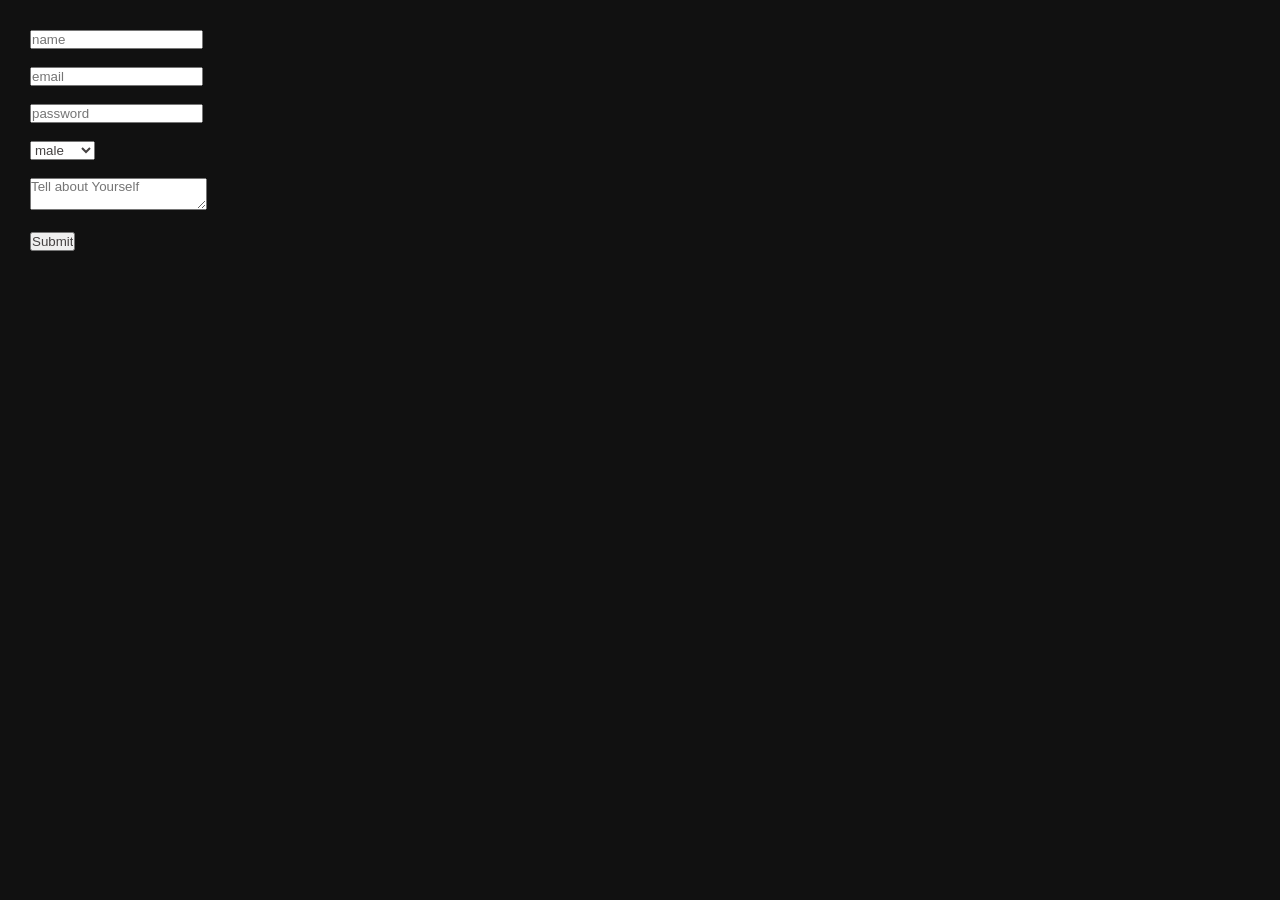
<file: Complete JS/Sheriyans Coding School JS Part 2/index.html>
<!DOCTYPE html>
<html lang="en">
<head>
    <meta charset="UTF-8">
    <meta name="viewport" content="width=device-width, initial-scale=1.0">
    <title>Document</title>
    <link rel="stylesheet" href="style.css">
</head>
<body>
    <form>
        <input class="nam" type="text" placeholder="name">
        <div class="hide">
            <br>
            <p>Name should be more than 2 letters</p>
        </div>
        <br><br>
        <input type="email" placeholder="email">
        <br><br>
        <input type="password" placeholder="password">
        <br><br>
        <select>
            <option value="male">male</option>
            <option value="female">female</option>
            <option value="gay">gay</option>
            <option value="lesbian">lesbian</option>
            <option value="trans">trans</option>
            <option value="other">other</option>
        </select>
        <br><br>
        <textarea placeholder="Tell about Yourself"></textarea>
        <br><br>
        <input type="submit">
    </form>
       <!-- <ul>
        <li>Apple</li>
        <li>Mango</li>
        <li>Banana</li>
        <li>Grapes</li>
        <li>Pineapple</li>
       </ul> -->
    <!-- <div class="main">
        <div class="nav">
            <a href="">Home</a>
            <a href="">Contact</a>
            <button>Click and follow</button>
        </div>
    </div> -->
    <!-- <h1>Lorem ipsum dolor sit amet consectetur, adipisicing elit. Eveniet minima quas
        i ad doloremque molestias rem amet omnis vel. Cupiditate ex non doloremque 
        error necessitatibus. Suscipit?</h1>
    <input type="text">
    <div class="main"></div> -->
    <script src="script.js"></script>
</body>
</html>
</file>
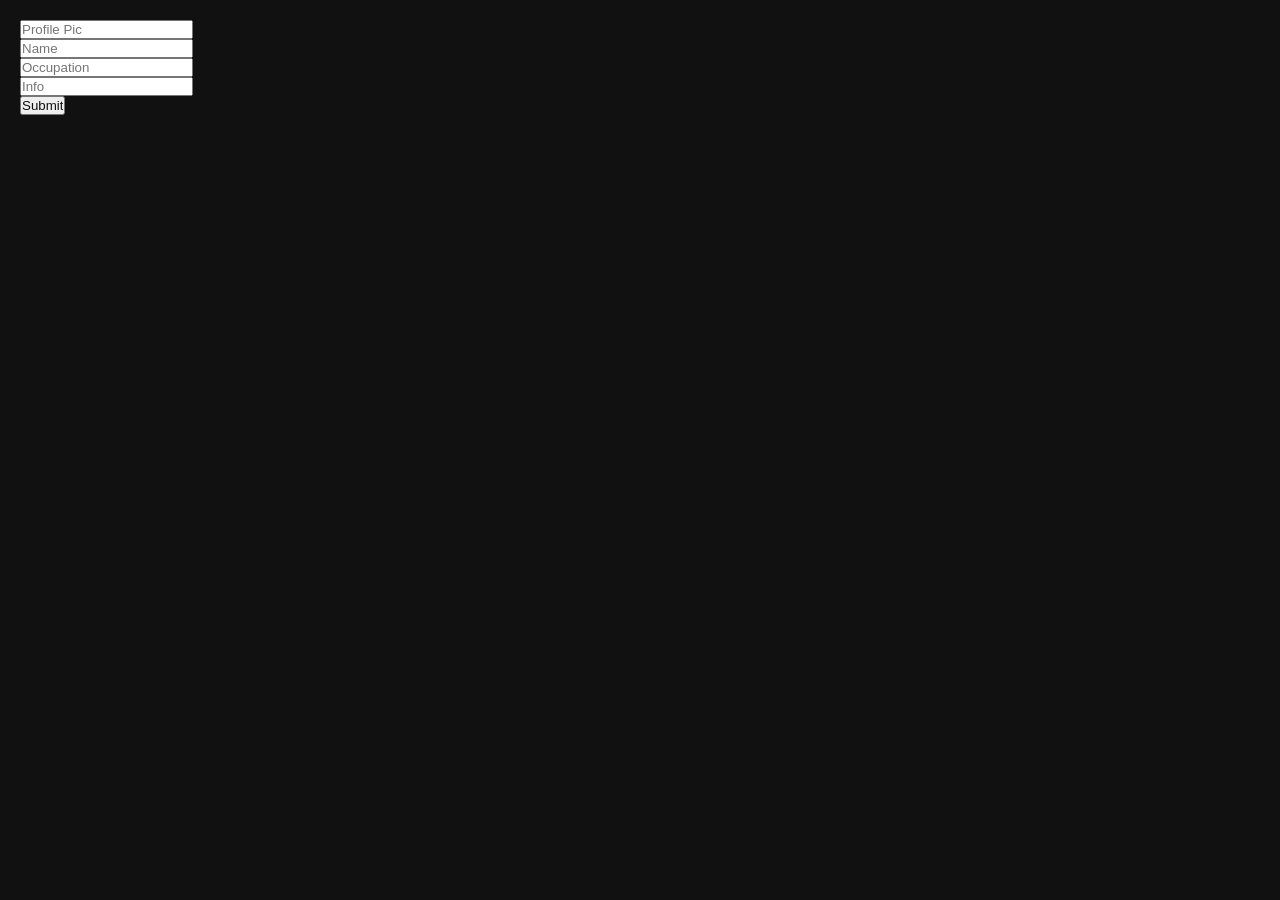
<file: Complete JS/Sheriyans Coding School JS Part 2/Card/index.html>
<!DOCTYPE html>
<html lang="en">
<head>
    <meta charset="UTF-8">
    <meta name="viewport" content="width=device-width, initial-scale=1.0">
    <title>Document</title>
    <link rel="stylesheet" href="style.css">
</head>
<body>
    <div class="main">
        <form class="form">
            <input type="text" placeholder="Profile Pic">
            <input type="text" placeholder="Name">
            <input type="text" placeholder="Occupation">
            <input type="text" placeholder="Info">
            <input type="submit">
        </form>
    </div>
    <script src="script.js"></script>
</body>
</html>
</file>
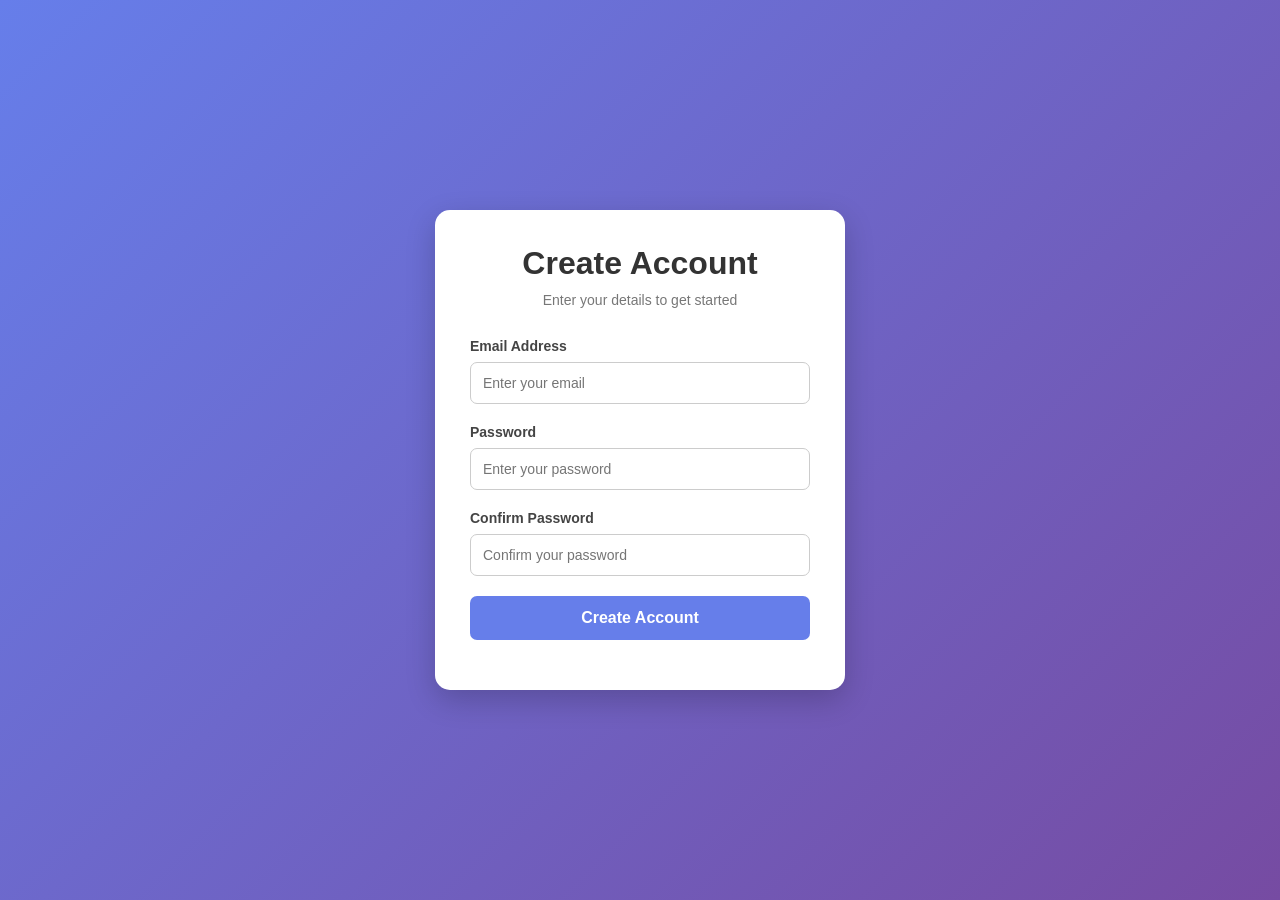
<file: Complete JS/Sheriyans Coding School JS Part 2/email and pass/index.html>
<!DOCTYPE html>
<html lang="en">
<head>
    <meta charset="UTF-8">
    <meta name="viewport" content="width=device-width, initial-scale=1.0">
    <title>Email & Password Validator</title>
    <link rel="stylesheet" href="style.css">
</head>
<body>

    <div class="container">

        <div class="form-box">
            <h1>Create Account</h1>
            <p class="subtitle">Enter your details to get started</p>

            <form id="signupForm">

                <!-- Email Field -->
                <div class="input-group">
                    <label for="email">Email Address</label>
                    <input 
                        type="text" 
                        id="email" 
                        placeholder="Enter your email"
                    >
                    <small id="emailError" class="error-message"></small>
                </div>

                <!-- Password Field -->
                <div class="input-group">
                    <label for="password">Password</label>
                    <input 
                        type="password" 
                        id="password" 
                        placeholder="Enter your password"
                    >
                    <small id="passwordError" class="error-message"></small>
                </div>

                <!-- Confirm Password -->
                <div class="input-group">
                    <label for="confirmPassword">Confirm Password</label>
                    <input 
                        type="password" 
                        id="confirmPassword" 
                        placeholder="Confirm your password"
                    >
                    <small id="confirmPasswordError" class="error-message"></small>
                </div>

                <!-- Submit Button -->
                <button type="submit" id="submitBtn">
                    Create Account
                </button>

                <p id="successMessage" class="success-message">
                    
                </p>

            </form>
        </div>

    </div>

    <script src="script.js"></script>
</body>
</html>
</file>
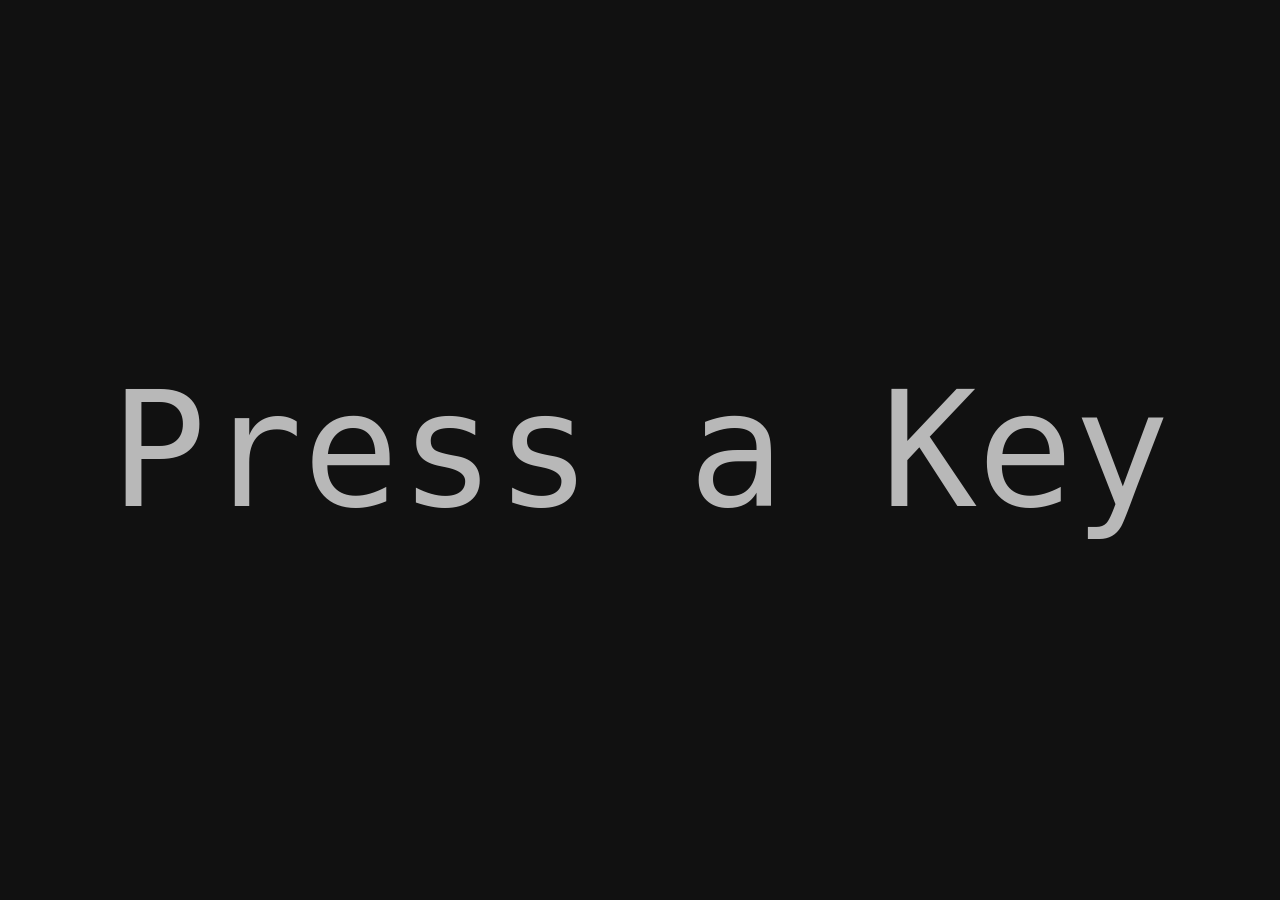
<file: Complete JS/Sheriyans Coding School JS Part 2/jo press karoge wahi milega/index.html>
<!DOCTYPE html>
<html lang="en">
<head>
    <meta charset="UTF-8">
    <meta name="viewport" content="width=device-width, initial-scale=1.0">
    <title>Document</title>
    <link rel="stylesheet" href="style.css">
</head>
<body>
    <div class="main">
        <h1>Press a Key</h1>
    </div>
    <script src="script.js"></script>
</body>
</html>
</file>
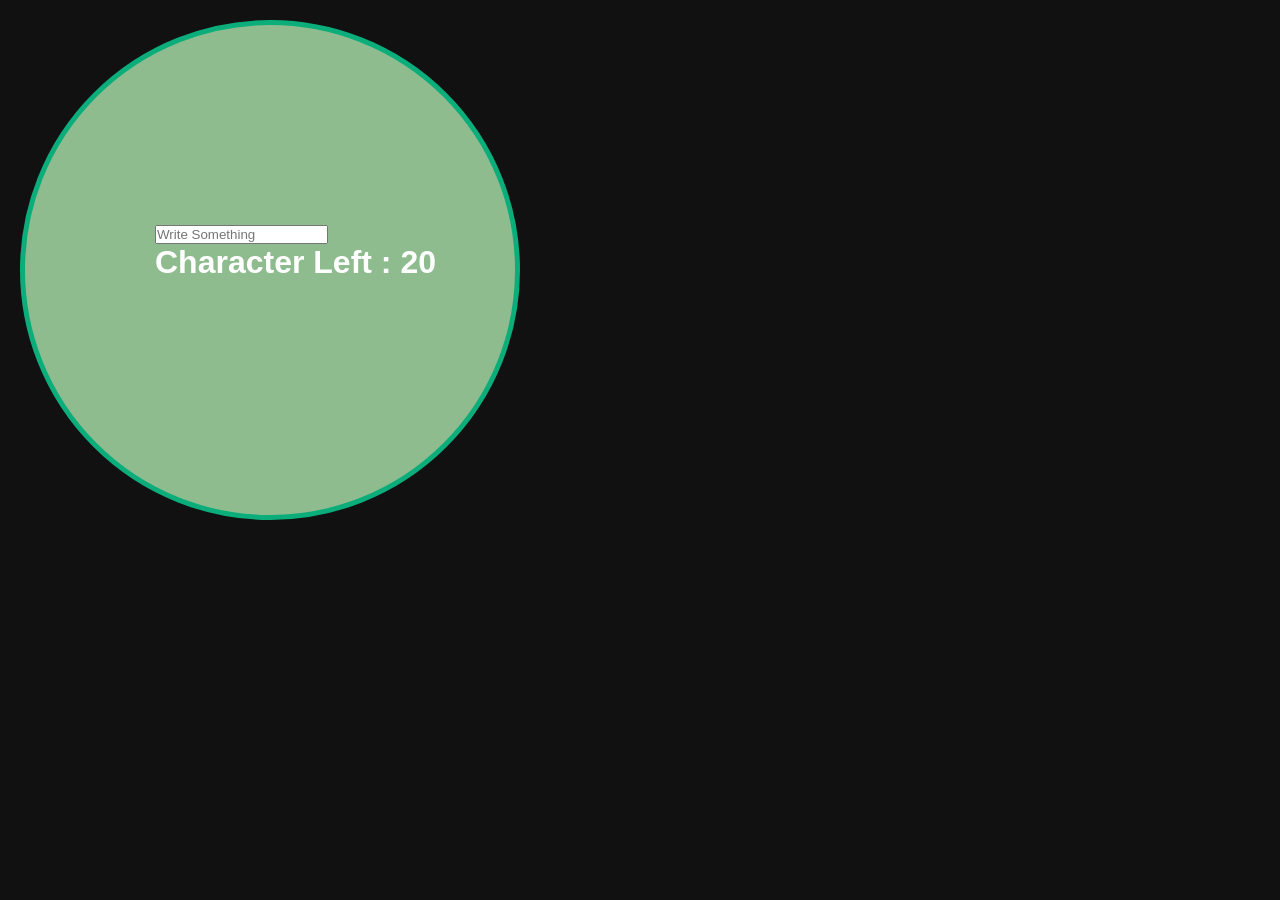
<file: Complete JS/Sheriyans Coding School JS Part 2/Live Character Counter/index.html>
<!DOCTYPE html>
<html lang="en">
<head>
    <meta charset="UTF-8">
    <meta name="viewport" content="width=device-width, initial-scale=1.0">
    <title>Document</title>
    <link rel="stylesheet" href="style.css">
</head>
<body>
    <div class="main">
        <input type="text" placeholder="Write Something">
        <br>
        <h1>Character Left : <span>20</span></h1>
    </div>
    <script src="script.js"></script>
</body>
</html>
</file>
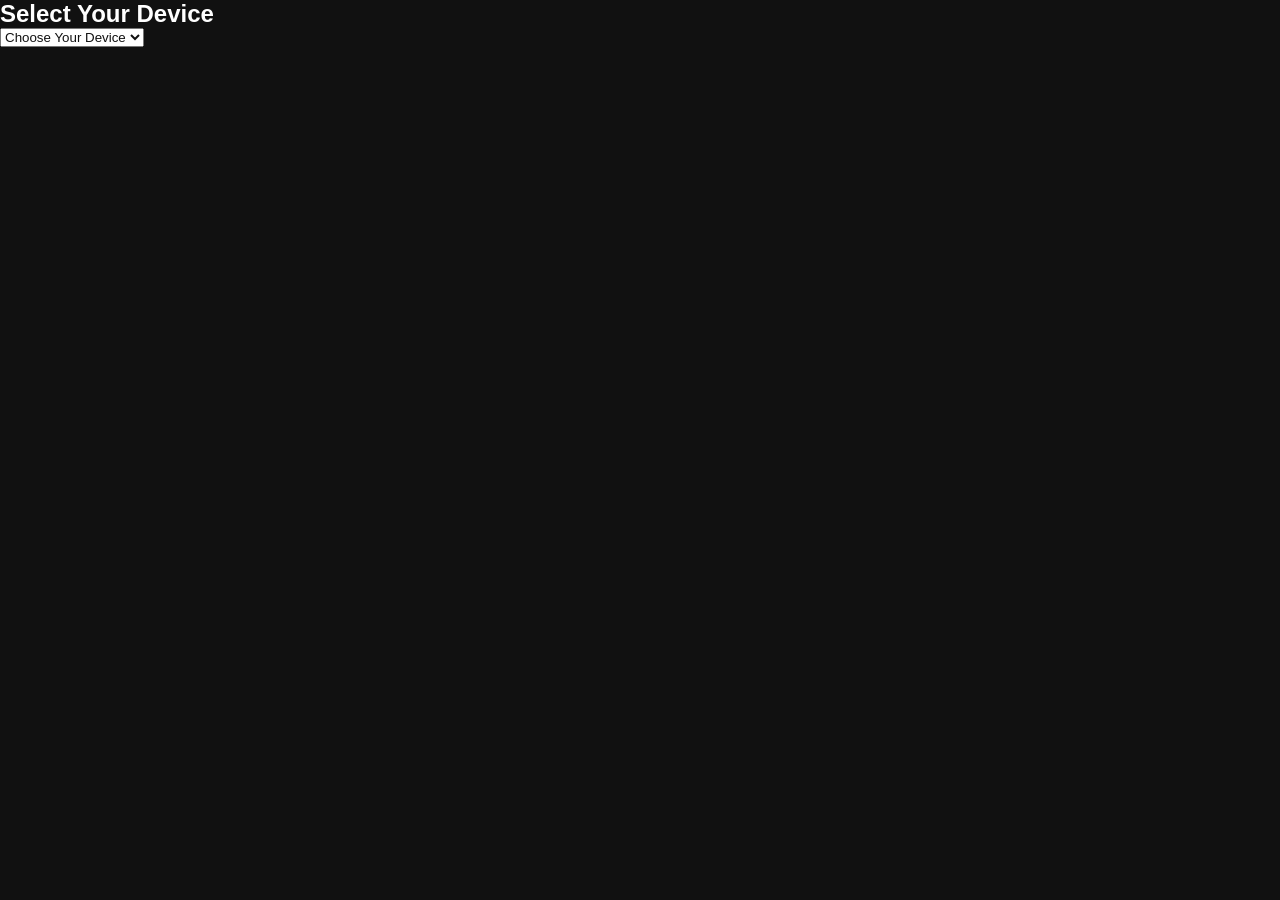
<file: Complete JS/Sheriyans Coding School JS Part 2/Project-Choose Device/index.html>
<!DOCTYPE html>
<html lang="en">
<head>
    <meta charset="UTF-8">
    <meta name="viewport" content="width=device-width, initial-scale=1.0">
    <title>Document</title>
    <link rel="stylesheet" href="style.css">
</head>
<body>
    <h2 id="device">Select Your Device</h2>
    <select>
        <option selected disabled>Choose Your Device</option>
        <option value="Samsung">Samsung</option>
        <option value="MI">Xiaomi</option>
        <option value="Apple">Iphone</option>
        <option value="Oppo">Oppo</option>
        <option value="Other">Other Device</option>
    </select>
    <script src="script.js"></script>
</body>
</html>
</file>
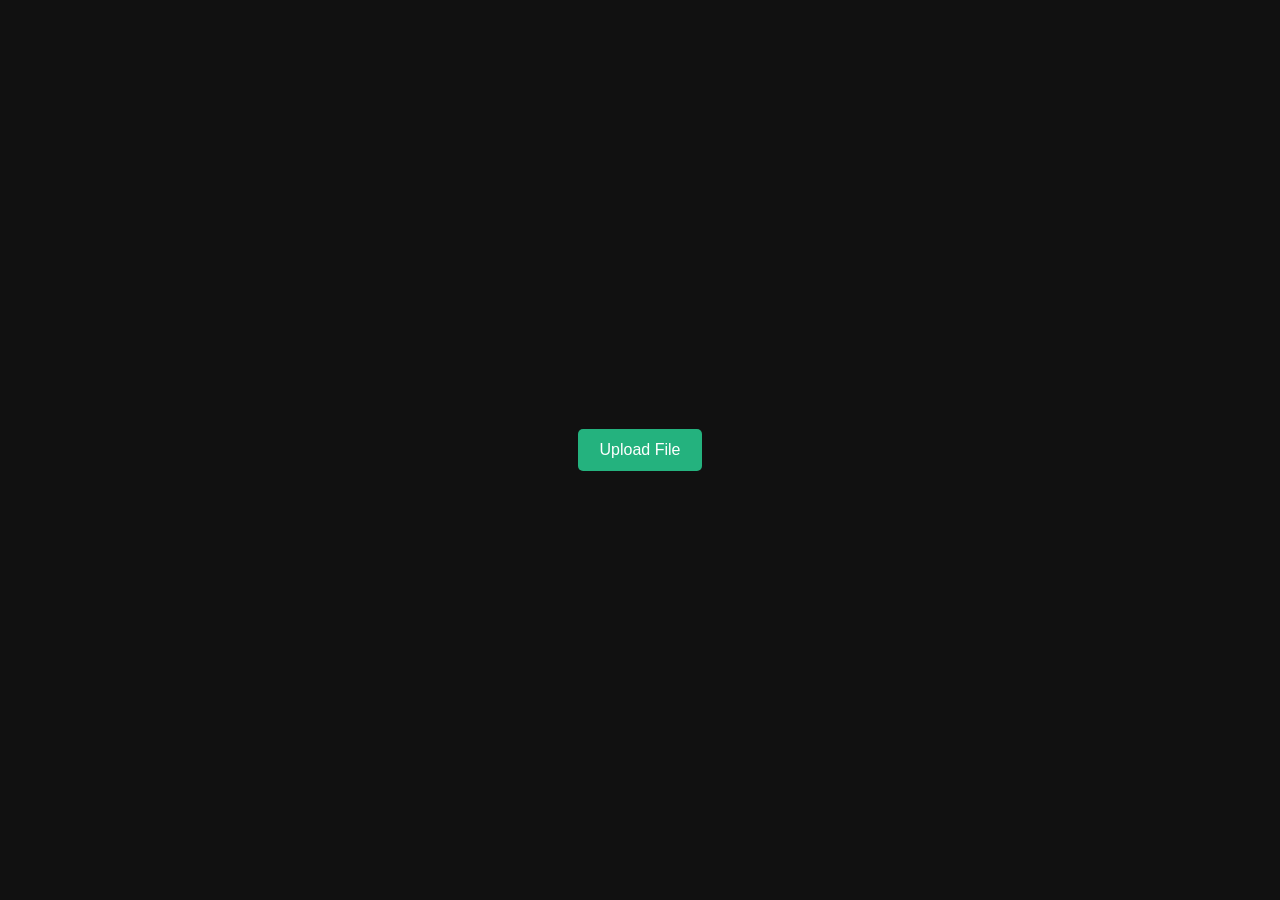
<file: Complete JS/Sheriyans Coding School JS Part 2/Replace Choose FIle Button/index.html>
<!DOCTYPE html>
<html lang="en">
<head>
    <meta charset="UTF-8">
    <meta name="viewport" content="width=device-width, initial-scale=1.0">
    <title>Document</title>
    <link rel="stylesheet" href="style.css">
</head>
<body>
    <div class="main">
        <input id="inp" type="file">
        <div class="btn">
        Upload File
    </div>
    </div>
    <script src="script.js"></script>
</body>
</html>
</file>
<file: Complete JS/Sheriyans Coding School JS Part 2/style.css>
* {
  margin: 0;
  padding: 0;
  box-sizing: border-box;
  font-family: Arial, sans-serif;
  color: #454242
}

html,
body {
  width: 100%;
  height: 100%;
}

body {
  background-color: #111;
  padding: 30px;
}

/* input{
  color: #000;
}

.main{
  position: absolute;
  transition: cubic-bezier(0.19, 1, 0.22, 1) .5s;
  width: 400px;
  height: 400px;
  background-color: orange;
} */

/* .nav{
  width: 100%;
  height: 50px;
  background-color: rgb(70, 68, 68);
  display: flex;
  align-items: center;
  gap:50px;
  padding:20px;
}

button{
  background-color: rgb(60, 154, 134);
  border: none;
  height: 20px;
  width: 100px;
  border-radius: 5px;
} */

.hide{
    display:none;
}

p{
    color:#e42e2e;
}
</file>
<file: Complete JS/Sheriyans Coding School JS Part 2/Card/style.css>
* {
  margin: 0;
  padding: 0;
  box-sizing: border-box;
  font-family: Arial, sans-serif;
  color: #fff
}

html,
body {
  width: 100%;
  height: 100%;
}

body {
  background-color: #111
}

.main{
    height: 100%;
    width:100%;
    padding: 20px 0px 0px 20px;
}

input{
    display: block;
    color: #111;
}

.card{
    width:300px;
    background-color: #201f1f;
    border: rgb(105, 105, 105) solid 5px;
    border-radius: 10px;
    margin-top: 20px;
}

.profile{
    border-radius: 50%;
    height: 50px;
    width:50px;
    overflow: hidden;
    margin: 10px 0 0 10px;
}

.profile img{
    height: 100%;
    width: 100%;
    object-fit: cover;
}

h3,h5,p{
    margin: 10px 0 0 10px;
}
</file>
<file: Complete JS/Sheriyans Coding School JS Part 2/email and pass/style.css>
* {
    margin: 0;
    padding: 0;
    box-sizing: border-box;
}

body {
    font-family: Arial, sans-serif;
    background: linear-gradient(135deg, #667eea, #764ba2);
    min-height: 100vh;
    display: flex;
    justify-content: center;
    align-items: center;
}

.container {
    width: 100%;
    max-width: 450px;
    padding: 20px;
}

.form-box {
    background: white;
    padding: 35px;
    border-radius: 15px;
    box-shadow: 0 10px 30px rgba(0, 0, 0, 0.2);
}

h1 {
    text-align: center;
    color: #333;
    margin-bottom: 10px;
}

.subtitle {
    text-align: center;
    color: #777;
    font-size: 14px;
    margin-bottom: 30px;
}

.input-group {
    margin-bottom: 20px;
}

label {
    display: block;
    font-size: 14px;
    font-weight: bold;
    color: #444;
    margin-bottom: 8px;
}

input {
    width: 100%;
    padding: 12px;
    border: 1px solid #ccc;
    border-radius: 7px;
    font-size: 14px;
    outline: none;
    transition: 0.3s;
}

input:focus {
    border-color: #667eea;
    box-shadow: 0 0 5px rgba(102, 126, 234, 0.3);
}

.error-message {
    display: block;
    color: #e63946;
    font-size: 12px;
    margin-top: 6px;
}

.success-message {
    color: #70eb4a;
    text-align: center;
    font-size: 14px;
    margin-top: 15px;
}

button {
    width: 100%;
    padding: 13px;
    background: #667eea;
    color: white;
    border: none;
    border-radius: 7px;
    font-size: 16px;
    font-weight: bold;
    cursor: pointer;
    transition: 0.3s;
}

button:hover {
    background: #5368d5;
}

button:active {
    transform: scale(0.98);
}
</file>
<file: Complete JS/Sheriyans Coding School JS Part 2/jo press karoge wahi milega/style.css>
* {
  margin: 0;
  padding: 0;
  box-sizing: border-box;
  font-family: Arial, sans-serif;
  color: #fff
}

html,
body {
  width: 100%;
  height: 100%;
}

body {
  background-color: #111
}

.main{
    height: 100%;
    width: 100%;
    display: flex;
    align-items: center;
    justify-content: center;
    
}

h1{
    font-family: monospace;
    font-size: 10rem;
    opacity: 0.7;
    font-weight: lighter;
    user-select: none;
}
</file>
<file: Complete JS/Sheriyans Coding School JS Part 2/Live Character Counter/style.css>
* {
  margin: 0;
  padding: 0;
  box-sizing: border-box;
  font-family: Arial, sans-serif;
  color: #fff
}

html,
body {
  width: 100%;
  height: 100%;
  padding: 10px;
}

body {
  background-color: #111
}

input{
    color: #111;
}

.main{
    height:500px;
    width: 500px;
    background-color: darkseagreen;
    font-family: monospace;
    border-radius: 50%;
    border:5px solid rgb(11, 174, 123);
    padding:200px 0px 0px 130px;
    text-decoration: wavy;
}
</file>
<file: Complete JS/Sheriyans Coding School JS Part 2/Project-Choose Device/style.css>
* {
  margin: 0;
  padding: 0;
  box-sizing: border-box;
  font-family: Arial, sans-serif;
  color: #fff
}

html,
body {
  width: 100%;
  height: 100%;
}

body {
  background-color: #111
}

select option{
    color: #111;
}

select{
    color: #111;
}
</file>
<file: Complete JS/Sheriyans Coding School JS Part 2/Replace Choose FIle Button/style.css>
* {
  margin: 0;
  padding: 0;
  box-sizing: border-box;
  font-family: Arial, sans-serif;
  color: #fff
}

html,
body {
  width: 100%;
  height: 100%;
}

body {
  background-color: #111
}

.main{
    height: 100%;
    width: 100%;
    display: flex;
    align-items: center;
    justify-content: center;
}

input{
   display: none;
}

.btn{
    padding: 12px 22px;
    background-color:#24b27e;
    border-radius: 5px;
    font-family: Impact, Haettenschweiler, 'Arial Narrow Bold', sans-serif;
}

.btn:hover{
    background-color: #177553;
    box-shadow:0px 0px 5px 5px #545252 ;
}
</file>
